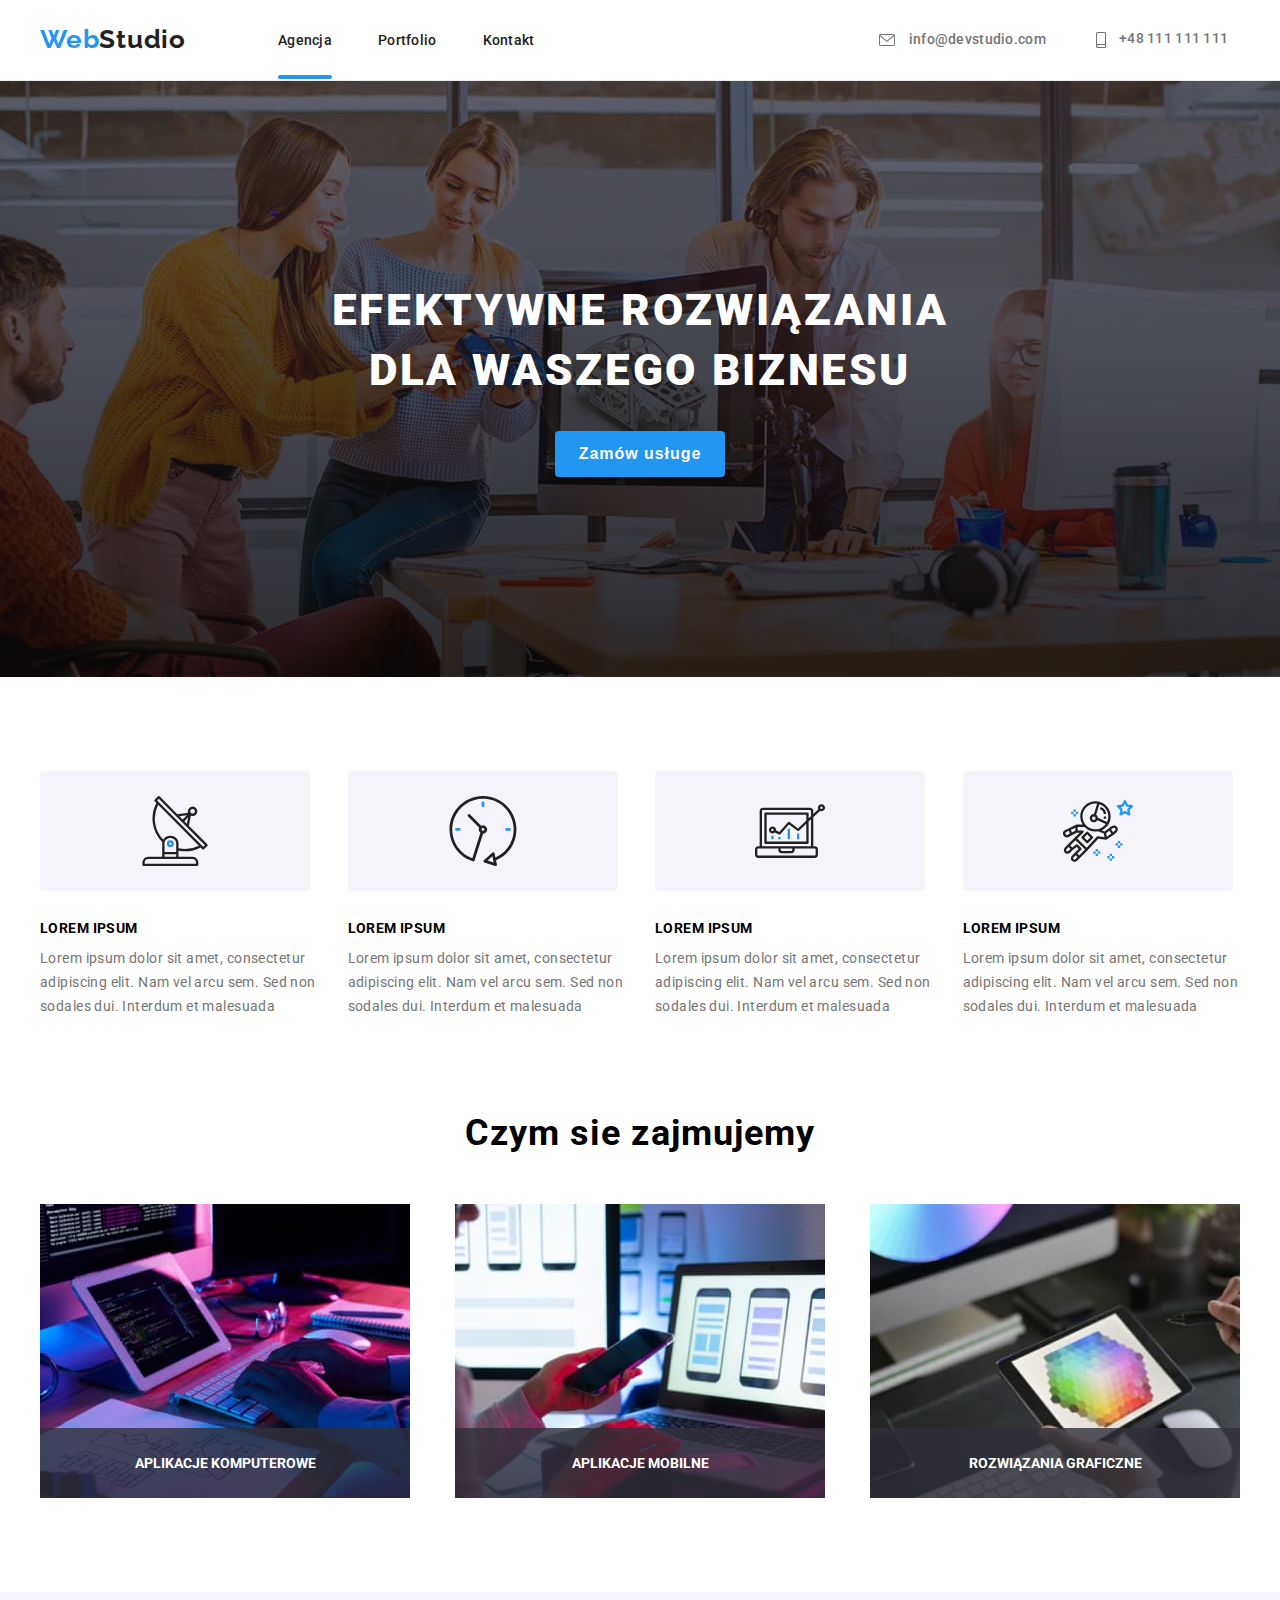
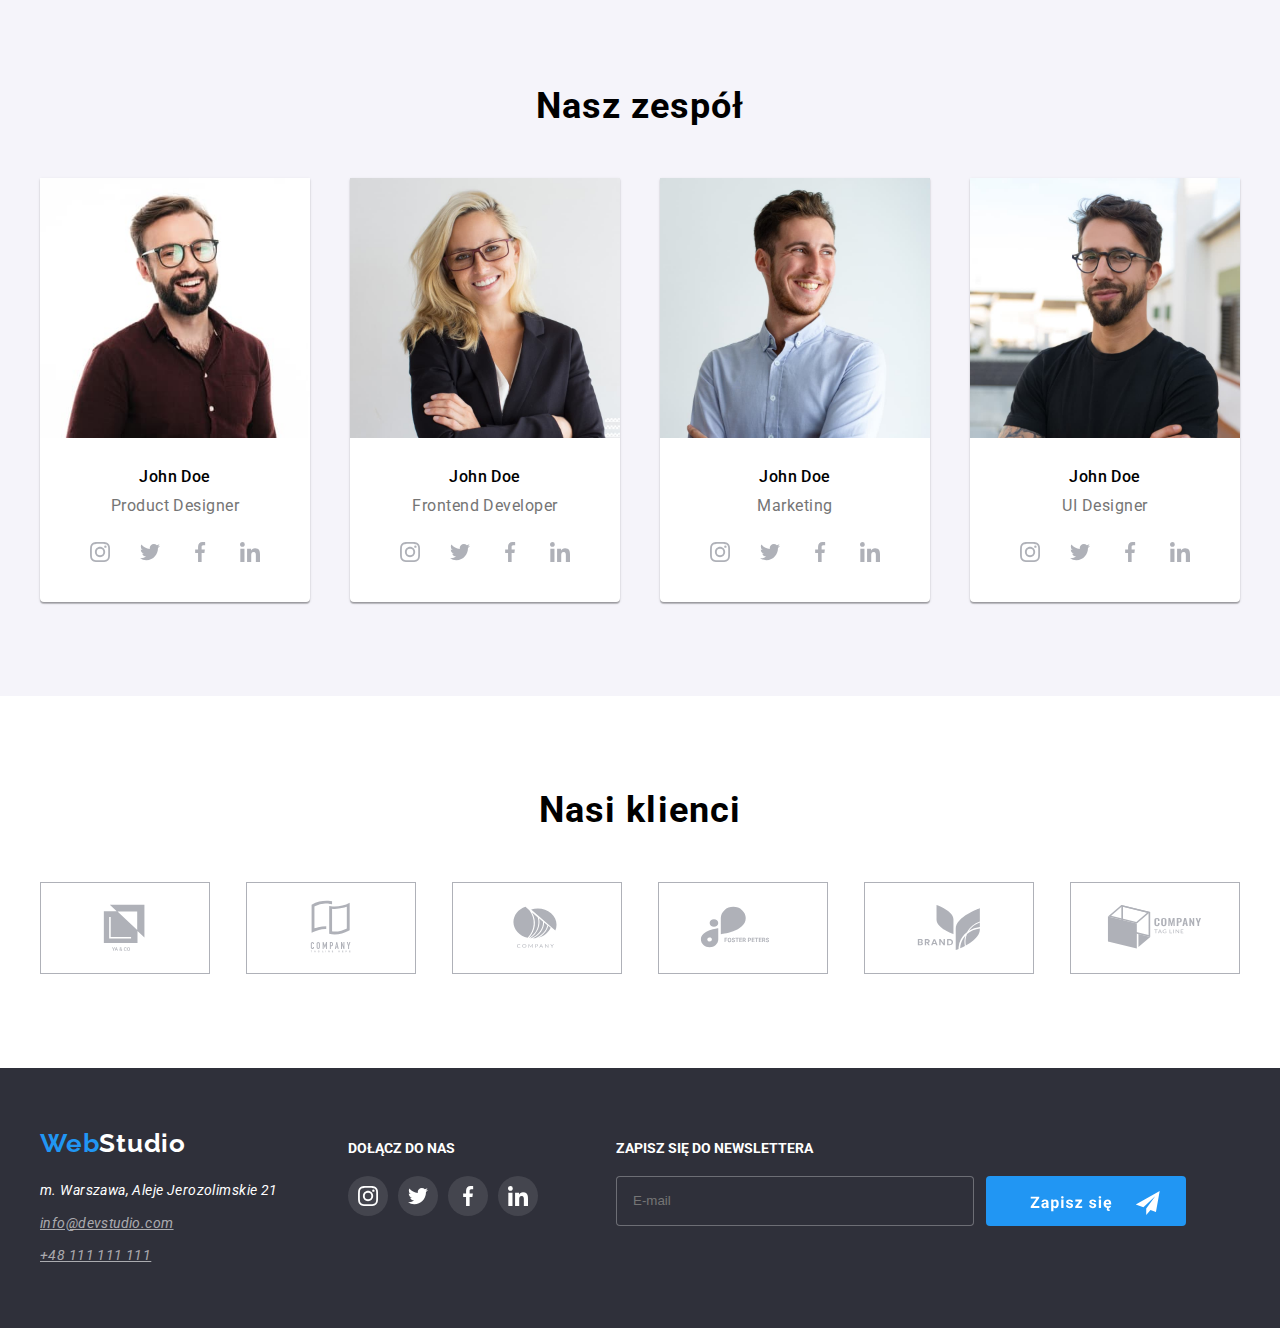
<file: index.html>
<!DOCTYPE html>
<html lang="pl">
  <head>
    <meta charset="UTF-8" />
    <meta http-equiv="X-UA-Compatible" content="IE=edge" />
    <meta name="viewport" content="width=device-width, initial-scale=1.0" />
    <title>STUDIO</title>
    <link rel="preconnect" href="https://fonts.googleapis.com" />
    <link rel="preconnect" href="https://fonts.gstatic.com" crossorigin />
    <link
      href="https://fonts.googleapis.com/css2?family=Raleway:wght@700&family=Roboto:wght@400;500;700;900&display=swap"
      rel="stylesheet"
    />
    <link
      rel="stylesheet"
      href="https://cdnjs.cloudflare.com/ajax/libs/modern-normalize/1.1.0/modern-normalize.min.css"
      integrity="sha512-wpPYUAdjBVSE4KJnH1VR1HeZfpl1ub8YT/NKx4PuQ5NmX2tKuGu6U/JRp5y+Y8XG2tV+wKQpNHVUX03MfMFn9Q=="
      crossorigin="anonymous"
      referrerpolicy="no-referrer"
    />
    <link rel="stylesheet" href="./css/main.min.css" />
  </head>

  <body>
    <header class="header">
      <div class="container">
        <div class="header__box">
          <a class="logo" href="./index.html">
            <span class="logo__blue">Web</span>
            <span class="logo__dark">Studio</span>
          </a>
          <nav class="header__nav nav">
            <ul class="nav__list">
              <li class="nav__item">
                <div class="nav__underline">
                  <a class="nav__link" href="./index.html">Agencja</a>
                </div>
              </li>
              <li class="nav__item">
                <div>
                  <a class="nav__link" href="portfolio.html">Portfolio</a>
                </div>
              </li>
              <li class="nav__item">
                <div><a class="nav__link" href="#">Kontakt</a></div>
              </li>
            </ul>
          </nav>
          <a class="header__mail" href="mailto:info@devstudio.com">
            <svg class="header__envelope" width="16" height="12">
              <use href="./images/icons.svg#icon-envelope"></use>
            </svg>
            info@devstudio.com
          </a>
          <a class="header__tel" href="tel:+48111111111">
            <svg class="header__telephone" width="10" height="16">
              <use href="./images/icons.svg#icon-smartphone"></use>
            </svg>
            +48 111 111 111
          </a>
        </div>
      </div>
    </header>
    <main>
      <section class="hero">
        <div class="hero__slogan">
          <div class="container">
            <div class="hero__flex-slogan">
              <h1 class="slogan">EFEKTYWNE ROZWIĄZANIA DLA WASZEGO BIZNESU</h1>
              <button
                data-modal-open
                class="button button--order-service"
                type="button"
              >
                Zamów usługe
              </button>
            </div>
          </div>
        </div>
      </section>

      <!--Nasze atuty-->
      <section class="section attitude">
        <div class="container">
          <ul class="attitude__box">
            <li>
              <div class="attitude__image">
                <svg width="70" height="70">
                  <use href="./images/icons.svg#icon-antenna-1"></use>
                </svg>
              </div>
              <p class="attitude__image--title">LOREM IPSUM</p>
              <p class="attitude__image--content">
                Lorem ipsum dolor sit amet, consectetur adipiscing elit. Nam vel
                arcu sem. Sed non sodales dui. Interdum et malesuada
              </p>
            </li>
            <li>
              <div class="attitude__image">
                <svg width="70" height="70">
                  <use href="./images/icons.svg#icon-clock-1"></use>
                </svg>
              </div>
              <p class="attitude__image--title">LOREM IPSUM</p>
              <p class="attitude__image--content">
                Lorem ipsum dolor sit amet, consectetur adipiscing elit. Nam vel
                arcu sem. Sed non sodales dui. Interdum et malesuada
              </p>
            </li>
            <li>
              <div class="attitude__image">
                <svg width="70" height="70">
                  <use href="./images/icons.svg#icon-diagram-1"></use>
                </svg>
              </div>
              <p class="attitude__image--title">LOREM IPSUM</p>
              <p class="attitude__image--content">
                Lorem ipsum dolor sit amet, consectetur adipiscing elit. Nam vel
                arcu sem. Sed non sodales dui. Interdum et malesuada
              </p>
            </li>
            <li>
              <div class="attitude__image">
                <svg width="70" height="70">
                  <use href="./images/icons.svg#icon-astronaut-1"></use>
                </svg>
              </div>
              <p class="attitude__image--title">LOREM IPSUM</p>
              <p class="attitude__image--content">
                Lorem ipsum dolor sit amet, consectetur adipiscing elit. Nam vel
                arcu sem. Sed non sodales dui. Interdum et malesuada
              </p>
            </li>
          </ul>
        </div>
      </section>

      <!--Czym się zajmujemy-->
      <section class="section">
        <div class="container">
          <section class="whatwedo">
            <h2 class="whatwedo__title">Czym sie zajmujemy</h2>
            <ul class="whatwedo__box">
              <li class="whatwedo__item">
                <a href="#"
                  ><img
                    src="images/what_we_do/what_we_do1.jpg"
                    alt="praca na komputerze"
                    width="370"
                    height="294"
                /></a>
                <span class="whatwedo__text">aplikacje komputerowe</span>
              </li>
              <li class="whatwedo__item">
                <a href="#"
                  ><img
                    src="images/what_we_do/what_we_do2.jpg"
                    alt="praca na telefonie"
                    width="370"
                    height="294"
                /></a>
                <span class="whatwedo__text">aplikacje mobilne</span>
              </li>
              <li class="whatwedo__item">
                <a href="#"
                  ><img
                    src="images/what_we_do/what_we_do3.jpg"
                    alt="praca w programie graficznym"
                    width="370"
                    height="294"
                /></a>
                <span class="whatwedo__text">rozwiązania graficzne</span>
              </li>
            </ul>
          </section>
        </div>
      </section>
      <!---Nasz zespół-->
      <section class="section team">
        <div class="container">
          <div class="team__box">
            <h2 class="section-title">Nasz zespół</h2>
            <ul class="team__gallery">
              <li class="team__frame">
                <img
                  src="images/our_team/product_designer.jpg"
                  alt="Portret specialisty produkt designer"
                  width="270"
                  height="260"
                />
                <h4 class="team__name">John Doe</h4>
                <p class="team__function">Product Designer</p>
                <ul class="social">
                  <li class="elipse" href="#" target="_blank">
                    <svg class="social-icon" width="20px" height="20px">
                      <use href="./images/icons.svg#icon-instagram-2"></use>
                    </svg>
                  </li>
                  <li class="elipse" href="#" target="_blank">
                    <svg class="social-icon" width="20" height="20px">
                      <use href="./images/icons.svg#icon-twitter-1"></use>
                    </svg>
                  </li>
                  <li class="elipse" href="#" target="_blank">
                    <svg class="social-icon" width="20" height="20px">
                      <use href="./images/icons.svg#icon-facebook-1-1"></use>
                    </svg>
                  </li>
                  <li class="elipse" href="#" target="_blank">
                    <svg class="social-icon" width="20" height="20px">
                      <use href="./images/icons.svg#icon-linkedin-1"></use>
                    </svg>
                  </li>
                </ul>
              </li>
              <li class="team__frame">
                <img
                  src="images/our_team/frontend_developer.jpg"
                  alt="Portret specialisty FrontendDeveloper"
                  width="270"
                  height="260"
                />
                <h4 class="team__name">John Doe</h4>
                <p class="team__function">Frontend Developer</p>
                <ul class="social">
                  <li class="elipse" href="#" target="_blank">
                    <svg class="social-icon" width="20px" height="20px">
                      <use href="./images/icons.svg#icon-instagram-2"></use>
                    </svg>
                  </li>
                  <li class="elipse" href="#" target="_blank">
                    <svg class="social-icon" width="20" height="20px">
                      <use href="./images/icons.svg#icon-twitter-1"></use>
                    </svg>
                  </li>
                  <li class="elipse" href="#" target="_blank">
                    <svg class="social-icon" width="20" height="20px">
                      <use href="./images/icons.svg#icon-facebook-1-1"></use>
                    </svg>
                  </li>
                  <li class="elipse" href="#" target="_blank">
                    <svg class="social-icon" width="20" height="20px">
                      <use href="./images/icons.svg#icon-linkedin-1"></use>
                    </svg>
                  </li>
                </ul>
              </li>
              <li class="team__frame">
                <img
                  src="images/our_team/marketing.jpg"
                  alt="Portret specialisty Menager"
                  width="270"
                  height="260"
                />
                <h4 class="team__name">John Doe</h4>
                <p class="team__function">Marketing</p>
                <ul class="social">
                  <li class="elipse" href="#" target="_blank">
                    <svg class="social-icon" width="20px" height="20px">
                      <use href="./images/icons.svg#icon-instagram-2"></use>
                    </svg>
                  </li>
                  <li class="elipse" href="#" target="_blank">
                    <svg class="social-icon" width="20" height="20px">
                      <use href="./images/icons.svg#icon-twitter-1"></use>
                    </svg>
                  </li>
                  <li class="elipse" href="#" target="_blank">
                    <svg class="social-icon" width="20" height="20px">
                      <use href="./images/icons.svg#icon-facebook-1-1"></use>
                    </svg>
                  </li>
                  <li class="elipse" href="#" target="_blank">
                    <svg class="social-icon" width="20" height="20px">
                      <use href="./images/icons.svg#icon-linkedin-1"></use>
                    </svg>
                  </li>
                </ul>
              </li>
              <li class="team__frame">
                <img
                  src="images/our_team/ui_designer.jpg"
                  alt="Portret specialisty UI Designer"
                  width="270"
                  height="260"
                />
                <h4 class="team__name">John Doe</h4>
                <p class="team__function">UI Designer</p>
                <ul class="social">
                  <li class="elipse" href="#" target="_blank">
                    <svg class="social-icon" width="20px" height="20px">
                      <use href="./images/icons.svg#icon-instagram-2"></use>
                    </svg>
                  </li>
                  <li class="elipse" href="#" target="_blank">
                    <svg class="social-icon" width="20" height="20px">
                      <use href="./images/icons.svg#icon-twitter-1"></use>
                    </svg>
                  </li>
                  <li class="elipse" href="#" target="_blank">
                    <svg class="social-icon" width="20" height="20px">
                      <use href="./images/icons.svg#icon-facebook-1-1"></use>
                    </svg>
                  </li>
                  <li class="elipse" href="#" target="_blank">
                    <svg class="social-icon" width="20" height="20px">
                      <use href="./images/icons.svg#icon-linkedin-1"></use>
                    </svg>
                  </li>
                </ul>
              </li>
            </ul>
          </div>
        </div>
      </section>
      <!--Nasi Klienci-->
      <section class="section">
        <div class="container custommers">
          <h2 class="section-title">Nasi klienci</h2>
          <ul class="custommers__gallery">
            <li class="custommers__box">
              <svg width="106px" height="60.4px" class="custommers__box-logo">
                <use href="./images/icons.svg#icon-Logo"></use>
              </svg>
            </li>
            <li class="custommers__box">
              <svg width="106px" height="60.4px" class="custommers__box-logo">
                <use href="./images/icons.svg#icon-Logo-1"></use>
              </svg>
            </li>
            <li class="custommers__box">
              <svg width="106px" height="60px" class="custommers__box-logo">
                <use href="./images/icons.svg#icon-Logo-2"></use>
              </svg>
            </li>
            <li class="custommers__box">
              <svg width="106px" height="60px" class="custommers__box-logo">
                <use href="./images/icons.svg#icon-Logo-3"></use>
              </svg>
            </li>
            <li class="custommers__box">
              <svg width="106px" height="60px" class="custommers__box-logo">
                <use href="./images/icons.svg#icon-Logo-4"></use>
              </svg>
            </li>
            <li class="custommers__box">
              <svg width="106px" height="60px" class="custommers__box-logo">
                <use href="./images/icons.svg#icon-Logo-5"></use>
              </svg>
            </li>
          </ul>
        </div>
      </section>

      <!-- Tu Jesr Footer-->
    </main>
    <footer class="footer">
      <div class="container footer__container">
        <div class="footer__box">
          <a class="logo footer__logo" href="./index.htmll"
            ><span class="logo__blue">Web</span
            ><span class="logo__bright">Studio</span></a
          >

          <address class="footer__box-contact">
            <span class="footer__box-contact--address">
              m. Warszawa, Aleje Jerozolimskie 21</span
            >
            <a
              class="footer__box-contact--mail"
              href="mailto:info@devstudio.com"
              >info@devstudio.com</a
            >
            <a class="footer__box-contact--tel" href="tel:+48111111111"
              >+48 111 111 111</a
            >
          </address>
        </div>

        <div class="join-us">
          <p class="join-us__slogan">DOŁĄCZ DO NAS</p>
          <ul class="join-us__social">
            <li class="elipse--footer" href="#" target="_blank">
              <svg class="social-icon" width="20px" height="20px">
                <use href="./images/icons.svg#icon-instagram-2"></use>
              </svg>
            </li>
            <li class="elipse--footer" href="#" target="_blank">
              <svg class="social-icon" width="20" height="20px">
                <use href="./images/icons.svg#icon-twitter-1"></use>
              </svg>
            </li>
            <li class="elipse--footer" href="#" target="_blank">
              <svg class="social-icon" width="20" height="20px">
                <use href="./images/icons.svg#icon-facebook-1-1"></use>
              </svg>
            </li>
            <li class="elipse--footer" href="#" target="_blank">
              <svg class="social-icon" width="20" height="20px">
                <use href="./images/icons.svg#icon-linkedin-1"></use>
              </svg>
            </li>
          </ul>
        </div>
        <div class="newsletter">
          <p class="newsletter__slogan">Zapisz się do newslettera</p>
          <form
            name="newsletter__subscribe"
            class="newsletter__subscribe"
            autocomplete="off"
          >
            <label for="subscribe-email-form ">
              <input
                class="subscribe-email-form"
                type="email"
                name="email"
                placeholder="E-mail"
                id="subscribe-email-form"
                required
              />
            </label>

            <button class="button button-sign-in" type="submit">
              <svg class="sign-in" width="130" height="30">
                <use href="./images/icons.svg#sign-in"></use>
              </svg>
            </button>
          </form>
        </div>
      </div>
    </footer>
    <!-- div dla okno modalnego -->
    <div data-modal class="is-hidden backdrop">
      <div class="modal">
        <form name="order-form" class="order-form" autocomplete="off">
          <h2>Zostaw swoje dane w formularzu poniżej</h2>
          <label for="name-order" class="label-order">
            Imie
            <input
              name="name"
              class="name"
              type="text"
              id="name-order"
              required
            />
            <svg width="18" height="18">
              <use href="./images/icons.svg#form-name"></use>
            </svg>
          </label>

          <label for="phone-number-order" class="label-order">
            Telefon
            <input
              name="phone-number"
              class="phone-number"
              type="tel"
              id="phone-number-order"
              required
            />
            <svg width="18" height="18">
              <use href="./images/icons.svg#form-tel"></use>
            </svg>
          </label>

          <label for="email-order" class="label-order">
            Email
            <input
              name="email-order"
              class="email-order"
              type="email"
              id="email-order"
              required
            />
            <svg width="18" height="18">
              <use href="./images/icons.svg#form-mail"></use>
            </svg>
          </label>

          <label for="comment-order" class="label-order">
            Komentarz
            <textarea
              name="comment-order"
              class="comment-order"
              type="text"
              id="comment-order"
              value=""
              placeholder="Wprowadź tekst"
            ></textarea>
          </label>
          <label class="label-check">
            <input
              class="hidden-checkbox"
              type="checkbox"
              name="client-terms-accept"
            />
            <div class="custom-checkbox">
              <svg width="14" height="12">
                <use href="./images/icons.svg#form-confirm"></use>
              </svg>
            </div>
            <span
              >Oświadczam iż akceptuję <a href="#">Regulamin</a> i
              <a href="#">Politykę Prywatności</a>.</span
            >
          </label>
          <button type="submit" class="btn-form-send">Wyślij</button>
        </form>
        <button data-modal-close class="modal__btn-close">
          <svg width="11" height="11">
            <use href="./images/icons.svg#icon-Vector"></use>
          </svg>
        </button>
      </div>
    </div>
    <script src="./js/modal.js"></script>
    <!-- skrypt dla okna modalnego -->
  </body>
</html>
</file>
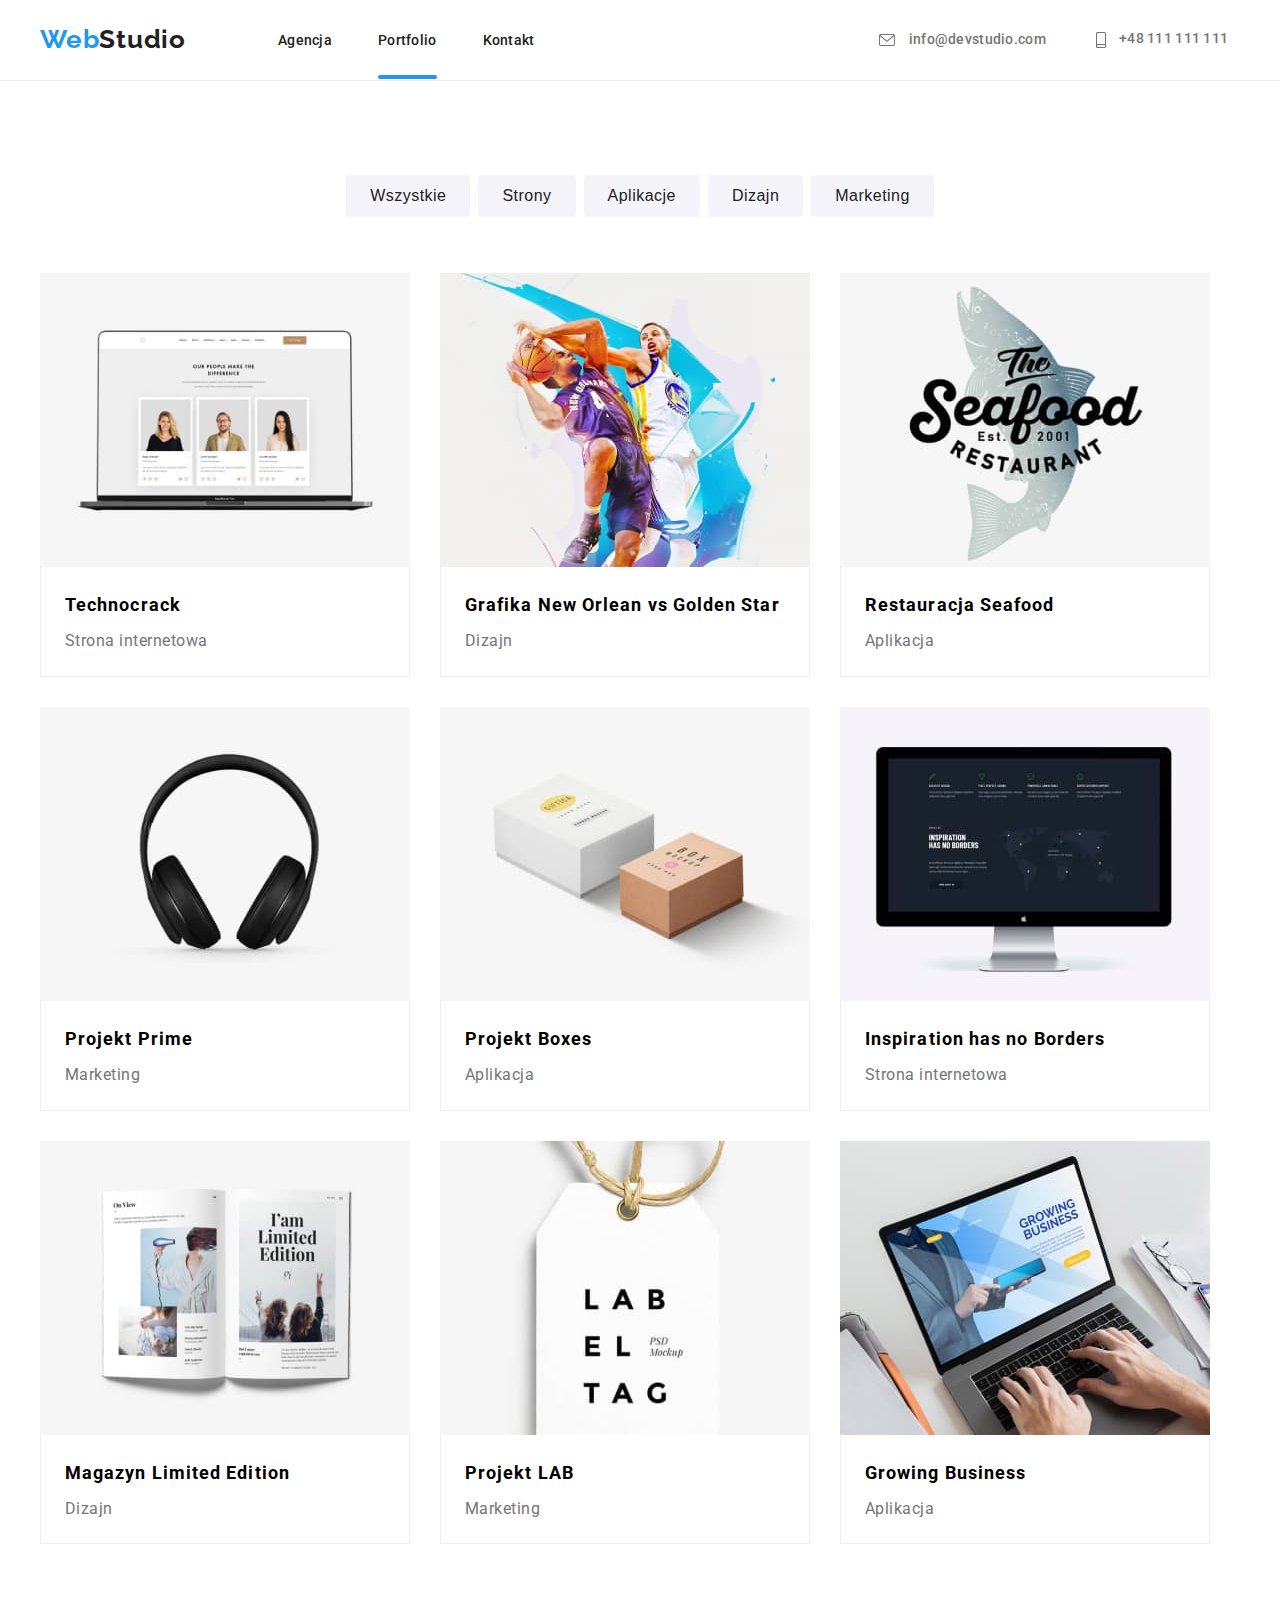
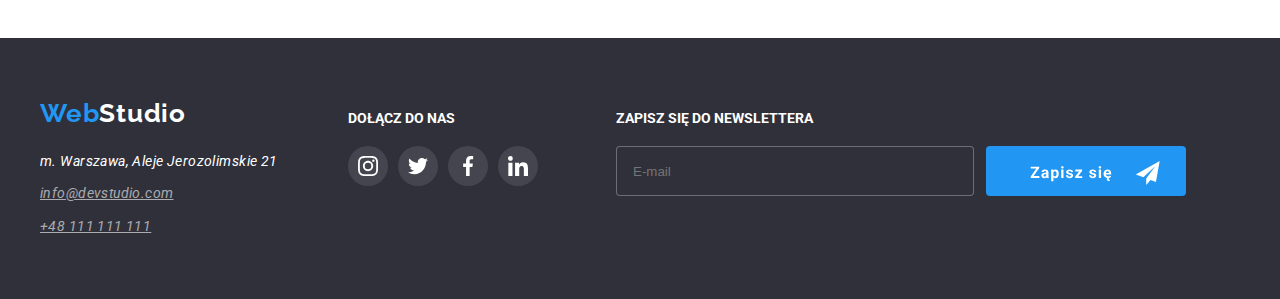
<file: portfolio.html>
<!DOCTYPE html>
<html lang="pl">
  <head>
    <meta charset="UTF-8" />
    <meta http-equiv="X-UA-Compatible" content="IE=edge" />
    <meta name="viewport" content="width=device-width, initial-scale=1.0" />
    <title>portfolio</title>
    <link rel="preconnect" href="https://fonts.googleapis.com" />
    <link rel="preconnect" href="https://fonts.gstatic.com" crossorigin />
    <link
      href="https://fonts.googleapis.com/css2?family=Raleway:wght@700&family=Roboto:wght@400;500;700;900&display=swap"
      rel="stylesheet"
    />
    <link
      rel="stylesheet"
      href="https://cdnjs.cloudflare.com/ajax/libs/modern-normalize/1.1.0/modern-normalize.min.css"
      integrity="sha512-wpPYUAdjBVSE4KJnH1VR1HeZfpl1ub8YT/NKx4PuQ5NmX2tKuGu6U/JRp5y+Y8XG2tV+wKQpNHVUX03MfMFn9Q=="
      crossorigin="anonymous"
      referrerpolicy="no-referrer"
    />
    <link rel="stylesheet" href="./css/main.min.css" />
  </head>
  <body>
    <header class="header">
      <div class="container">
        <div class="header__box">
          <a class="logo" href="./index.html">
            <span class="logo__blue">Web</span>
            <span class="logo__dark">Studio</span>
          </a>
          <nav class="header__nav nav">
            <ul class="nav__list">
              <li class="nav__item">
                <a class="nav__link" href="./index.html">Agencja</a>
              </li>
              <li class="nav__item">
                <div class="nav__underline">
                  <div>
                    <a class="nav__link" href="portfolio.html">Portfolio</a>
                  </div>
                </div>
              </li>
              <li class="nav__item">
                <div><a class="nav__link" href="#">Kontakt</a></div>
              </li>
            </ul>
          </nav>
          <a class="header__mail" href="mailto:info@devstudio.com">
            <svg class="header__envelope" width="16" height="12">
              <use href="./images/icons.svg#icon-envelope"></use>
            </svg>
            info@devstudio.com
          </a>
          <a class="header__tel" href="tel:+48111111111">
            <svg class="header__telephone" width="10" height="16">
              <use href="./images/icons.svg#icon-smartphone"></use>
            </svg>
            +48 111 111 111
          </a>
        </div>
      </div>
    </header>
    <main>
      <!--Tu jest pasek z buttons-->
      <section class="section">
        <div class="container">
          <ul class="buttons">
            <li>
              <button type="button" class="button all-kind">Wszystkie</button>
            </li>
            <li>
              <button type="button" class="button pages">Strony</button>
            </li>
            <li>
              <button type="button" class="button aplications">
                Aplikacje
              </button>
            </li>
            <li>
              <button type="button" class="button design">Dizajn</button>
            </li>
            <li>
              <button type="button" class="button marketing">Marketing</button>
            </li>
          </ul>

          <!--tu jest galeria z projektami-->

          <ul class="gallery">
            <div class="gallery__box">
              <li>
                <div class="overlay">
                  <img
                    src="images/projekt9.jpg"
                    alt="Projekt technocrack Zdjęcie przedstawia komputer"
                    width="370"
                    height="294"
                    href="#"
                  />
                  <p class="overlay__content">
                    Technocrack jest popularną platformą wykorzystywaną do
                    rozpowszechniania koronawirusa. Firmy wykorzystują tę
                    platformę do celów szpiegowskich i ataków na
                    niezabezpieczone serwery konkurencji
                  </p>
                </div>
                <h4 class="gallery__project-title">Technocrack</h4>
                <p class="gallery__project-category">Strona internetowa</p>
              </li>
            </div>
            <div class="gallery__box">
              <li>
                <div class="overlay">
                  <img
                    src="images/project8.jpg"
                    alt="Projekt New Orlean Zdjecie przedstawia koszykarzy"
                    width="370"
                    height="294"
                    href="#"
                  />
                  <p class="overlay__content">
                    Technocrack jest popularną platformą wykorzystywaną do
                    rozpowszechniania koronawirusa. Firmy wykorzystują tę
                    platformę do celów szpiegowskich i ataków na
                    niezabezpieczone serwery konkurencji
                  </p>
                </div>
                <h4 class="gallery__project-title">
                  Grafika New Orlean vs Golden Star
                </h4>
                <p class="gallery__project-category">Dizajn</p>
              </li>
            </div>
            <div class="gallery__box">
              <li>
                <div class="overlay">
                  <img
                    src="images/project7.jpg"
                    alt="Projekt Seafood Zdjęcie przedstawia rybe"
                    width="370"
                    height="294"
                    href="#"
                  />
                  <p class="overlay__content">
                    Technocrack jest popularną platformą wykorzystywaną do
                    rozpowszechniania koronawirusa. Firmy wykorzystują tę
                    platformę do celów szpiegowskich i ataków na
                    niezabezpieczone serwery konkurencji
                  </p>
                </div>
                <h4 class="gallery__project-title">Restauracja Seafood</h4>
                <p class="gallery__project-category">Aplikacja</p>
              </li>
            </div>
            <div class="gallery__box">
              <li>
                <div class="overlay">
                  <img
                    src="images/project6.jpg"
                    alt="Projekt prime Zdjęcie słuchawek"
                    width="370"
                    height="294"
                    href="#"
                  />
                  <p class="overlay__content">
                    Technocrack jest popularną platformą wykorzystywaną do
                    rozpowszechniania koronawirusa. Firmy wykorzystują tę
                    platformę do celów szpiegowskich i ataków na
                    niezabezpieczone serwery konkurencji
                  </p>
                </div>
                <h4 class="gallery__project-title">Projekt Prime</h4>
                <p class="gallery__project-category">Marketing</p>
              </li>
            </div>
            <div class="gallery__box">
              <li>
                <div class="overlay">
                  <img
                    src="images/project5.jpg"
                    alt="Projekt Boxes Zdjęcie pudełek"
                    width="370"
                    height="294"
                    href="#"
                  />
                  <p class="overlay__content">
                    Technocrack jest popularną platformą wykorzystywaną do
                    rozpowszechniania koronawirusa. Firmy wykorzystują tę
                    platformę do celów szpiegowskich i ataków na
                    niezabezpieczone serwery konkurencji
                  </p>
                </div>
                <h4 class="gallery__project-title">Projekt Boxes</h4>
                <p class="gallery__project-category">Aplikacja</p>
              </li>
            </div>
            <div class="gallery__box">
              <li>
                <div class="overlay">
                  <img
                    src="images/project4.jpg"
                    alt="Projekt Inspiration has no Borders Zdjęcie komputera"
                    width="370"
                    height="294"
                    href="#"
                  />
                  <p class="overlay__content">
                    Technocrack jest popularną platformą wykorzystywaną do
                    rozpowszechniania koronawirusa. Firmy wykorzystują tę
                    platformę do celów szpiegowskich i ataków na
                    niezabezpieczone serwery konkurencji
                  </p>
                </div>
                <h4 class="gallery__project-title">
                  Inspiration has no Borders
                </h4>
                <p class="gallery__project-category">Strona internetowa</p>
              </li>
            </div>
            <div class="gallery__box">
              <li>
                <div class="overlay">
                  <img
                    src="images/project3.jpg"
                    alt="Projekt Magazyn Limited Edition Zdjęcie gazety"
                    width="370"
                    height="294"
                    href="#"
                  />
                  <p class="overlay__content">
                    Technocrack jest popularną platformą wykorzystywaną do
                    rozpowszechniania koronawirusa. Firmy wykorzystują tę
                    platformę do celów szpiegowskich i ataków na
                    niezabezpieczone serwery konkurencji
                  </p>
                </div>
                <h4 class="gallery__project-title">Magazyn Limited Edition</h4>
                <p class="gallery__project-category">Dizajn</p>
              </li>
            </div>
            <div class="gallery__box">
              <li>
                <div class="overlay">
                  <img
                    src="images/project2.jpg"
                    alt="Projekt LAB Zdjęcie metki od ubrań"
                    width="370"
                    height="294"
                    href="#"
                  />
                  <p class="overlay__content">
                    Technocrack jest popularną platformą wykorzystywaną do
                    rozpowszechniania koronawirusa. Firmy wykorzystują tę
                    platformę do celów szpiegowskich i ataków na
                    niezabezpieczone serwery konkurencji
                  </p>
                </div>
                <h4 class="gallery__project-title">Projekt LAB</h4>
                <p class="gallery__project-category">Marketing</p>
              </li>
            </div>
            <div class="gallery__box">
              <li>
                <div class="overlay">
                  <img
                    src="images/project1.jpg"
                    alt="Projekt Growing Business Zdjęcie laptopa"
                    width="370"
                    height="294"
                    href="#"
                  />
                  <p class="overlay__content">
                    Technocrack jest popularną platformą wykorzystywaną do
                    rozpowszechniania koronawirusa. Firmy wykorzystują tę
                    platformę do celów szpiegowskich i ataków na
                    niezabezpieczone serwery konkurencji
                  </p>
                </div>
                <h4 class="gallery__project-title">Growing Business</h4>
                <p class="gallery__project-category">Aplikacja</p>
              </li>
            </div>
          </ul>
        </div>
      </section>
    </main>
    <footer class="footer">
      <div class="container footer__container">
        <div class="footer__box">
          <a class="logo footer__logo" href="./index.htmll"
            ><span class="logo__blue">Web</span
            ><span class="logo__bright">Studio</span></a
          >

          <address class="footer__box-contact">
            <span class="footer__box-contact--address">
              m. Warszawa, Aleje Jerozolimskie 21</span
            >
            <a
              class="footer__box-contact--mail"
              href="mailto:info@devstudio.com"
              >info@devstudio.com</a
            >
            <a class="footer__box-contact--tel" href="tel:+48111111111"
              >+48 111 111 111</a
            >
          </address>
        </div>

        <div class="join-us">
          <p class="join-us__slogan">DOŁĄCZ DO NAS</p>
          <ul class="join-us__social">
            <li class="elipse--footer" href="#" target="_blank">
              <svg class="social-icon" width="20px" height="20px">
                <use href="./images/icons.svg#icon-instagram-2"></use>
              </svg>
            </li>
            <li class="elipse--footer" href="#" target="_blank">
              <svg class="social-icon" width="20" height="20px">
                <use href="./images/icons.svg#icon-twitter-1"></use>
              </svg>
            </li>
            <li class="elipse--footer" href="#" target="_blank">
              <svg class="social-icon" width="20" height="20px">
                <use href="./images/icons.svg#icon-facebook-1-1"></use>
              </svg>
            </li>
            <li class="elipse--footer" href="#" target="_blank">
              <svg class="social-icon" width="20" height="20px">
                <use href="./images/icons.svg#icon-linkedin-1"></use>
              </svg>
            </li>
          </ul>
        </div>
        <div class="newsletter">
          <p class="newsletter__slogan">Zapisz się do newslettera</p>
          <form
            name="newsletter__subscribe"
            class="newsletter__subscribe"
            autocomplete="off"
          >
            <label for="subscribe-email-form ">
              <input
                class="subscribe-email-form"
                type="email"
                name="email"
                placeholder="E-mail"
                id="subscribe-email-form"
                required
              />
            </label>

            <button class="button button-sign-in" type="submit">
              <svg class="sign-in" width="130" height="30">
                <use href="./images/icons.svg#sign-in"></use>
              </svg>
            </button>
          </form>
        </div>
      </div>
    </footer>
  </body>
</html>
</file>
<file: css/main.min.css>
*{margin:0;-webkit-box-sizing:border-box;box-sizing:border-box}body{font-family:"Roboto",sans-serif;font-weight:400;font-size:16px}.container{max-width:1200px;margin:0 auto;width:100%}ul{list-style-type:none;padding-left:0}.section{padding-bottom:94px;padding-top:94px}img{display:block}.section-title{font-weight:700;font-size:36px;line-height:1.16;text-align:center;letter-spacing:.03em}.logo{font-family:"Raleway",sans-serif;font-weight:700;font-size:26px;line-height:1.2;letter-spacing:.03em;text-decoration:none;max-width:145px;display:-webkit-box;display:-ms-flexbox;display:flex;-webkit-box-orient:horizontal;-webkit-box-direction:normal;-ms-flex-direction:row;flex-direction:row;margin-right:93px}.logo__blue{color:#2196f3}.logo__dark{color:#212121}.logo__bright{color:#fff}.header{border-bottom:1px solid #ececec}.header__box{background-color:#fff;display:-webkit-box;display:-ms-flexbox;display:flex;-webkit-box-orient:horizontal;-webkit-box-direction:normal;-ms-flex-direction:row;flex-direction:row;-webkit-box-pack:start;-ms-flex-pack:start;justify-content:flex-start;-webkit-box-align:center;-ms-flex-align:center;align-items:center;padding-top:24px;padding-bottom:25px;vertical-align:middle}.header__mail,.header__tel{font-weight:500;font-size:14px;line-height:1.1;letter-spacing:.02em;text-decoration:none;color:#757575;fill:#757575;-webkit-transition-duration:250ms;transition-duration:250ms;-webkit-transition-timing-function:cubic-bezier(0.4, 0, 0.2, 1);transition-timing-function:cubic-bezier(0.4, 0, 0.2, 1)}.header__mail{padding-right:50px}.header__tel{vertical-align:middle}.header__mail:hover,.header__tel:hover,.header__mail:focus,.header__tel:focus{color:#2196f3;fill:#2196f3}.header__envelope,.header__telephone{margin-right:10px;vertical-align:middle}.nav__list{display:-webkit-box;display:-ms-flexbox;display:flex;-webkit-box-orient:horizontal;-webkit-box-direction:normal;-ms-flex-direction:row;flex-direction:row;-webkit-box-pack:start;-ms-flex-pack:start;justify-content:flex-start;-webkit-box-align:center;-ms-flex-align:center;align-items:center;gap:46px;padding-left:0;padding-right:345px}.nav__underline{position:relative}.nav__underline:after{content:"";position:absolute;height:4px;top:45px;left:0;right:0;background-color:#2196f3;border-radius:2px}.nav .nav__link{font-weight:500;font-size:14px;line-height:1.1;letter-spacing:.02em;text-decoration:none;color:#212121;vertical-align:middle;-webkit-transition-duration:250ms;transition-duration:250ms;-webkit-transition-timing-function:cubic-bezier(0.4, 0, 0.2, 1);transition-timing-function:cubic-bezier(0.4, 0, 0.2, 1)}.nav__link:hover,.nav__link:focus{color:#2196f3}.hero{background:#2f303a}.hero__slogan{background:#2f303a;background:-webkit-gradient(linear, left top, left bottom, from(rgba(47, 48, 58, 0.4)), to(rgba(10, 10, 10, 0.73))),url(../images/background-slogan.jpg);background:linear-gradient(to bottom, rgba(47, 48, 58, 0.4), rgba(10, 10, 10, 0.73)),url(../images/background-slogan.jpg);background-repeat:no-repeat;max-width:1600px;background-position:center;margin:0 auto}.hero__flex-slogan{display:-webkit-box;display:-ms-flexbox;display:flex;-webkit-box-orient:vertical;-webkit-box-direction:normal;-ms-flex-direction:column;flex-direction:column;-webkit-box-pack:center;-ms-flex-pack:center;justify-content:center;-webkit-box-align:center;-ms-flex-align:center;align-items:center;gap:30px;padding-top:200px;padding-bottom:200px}.slogan{font-weight:900;font-size:44px;line-height:1.36;text-align:center;letter-spacing:.06em;text-transform:uppercase;color:#fff;max-width:696px;max-height:120px}.button{background-color:#f5f4fa;color:#212121;border-radius:4px;border-color:rgba(0,0,0,0);font-weight:500;font-size:16px;line-height:1.62;text-align:center;letter-spacing:.03em;padding:6px 22px;cursor:pointer;-webkit-box-shadow:none;box-shadow:none;-webkit-transition-duration:250ms;transition-duration:250ms;-webkit-transition-timing-function:cubic-bezier(0.4, 0, 0.2, 1);transition-timing-function:cubic-bezier(0.4, 0, 0.2, 1)}.button--order-service{background-color:#2196f3;-webkit-box-shadow:0px 4px 4px rgba(0,0,0,.15);box-shadow:0px 4px 4px rgba(0,0,0,.15);font-weight:700;line-height:1.875;letter-spacing:.06em;color:#fff;max-width:200px;max-height:50px}.button:hover,.button:focus{background-color:#2196f3;color:#fff;-webkit-box-shadow:0px 3px 1px rgba(0,0,0,.1),0px 1px 2px rgba(0,0,0,.08),0px 2px 2px rgba(0,0,0,.12);box-shadow:0px 3px 1px rgba(0,0,0,.1),0px 1px 2px rgba(0,0,0,.08),0px 2px 2px rgba(0,0,0,.12)}.attitude{padding-bottom:0px}.attitude__box{display:-webkit-box;display:-ms-flexbox;display:flex;-webkit-box-orient:horizontal;-webkit-box-direction:normal;-ms-flex-direction:row;flex-direction:row;gap:30px}.attitude__image{width:270px;height:120px;border-radius:4px;background-color:#f5f4fa;display:-webkit-box;display:-ms-flexbox;display:flex;-webkit-box-align:center;-ms-flex-align:center;align-items:center;-webkit-box-pack:center;-ms-flex-pack:center;justify-content:center}.attitude__image--title{font-weight:700;font-size:14px;line-height:1.14;letter-spacing:.03em;text-transform:uppercase;padding-top:30px}.attitude__image--content{font-size:14px;line-height:1.71;letter-spacing:.03em;color:#757575;padding-top:10px}.whatwedo{display:-webkit-box;display:-ms-flexbox;display:flex;-webkit-box-orient:vertical;-webkit-box-direction:normal;-ms-flex-direction:column;flex-direction:column;gap:50px;padding-top:0}.whatwedo__title{font-weight:700;font-size:36px;line-height:1.16;text-align:center;letter-spacing:.03em}.whatwedo__box{display:-webkit-box;display:-ms-flexbox;display:flex;-webkit-box-orient:horizontal;-webkit-box-direction:normal;-ms-flex-direction:row;flex-direction:row;-webkit-box-pack:justify;-ms-flex-pack:justify;justify-content:space-between;gap:30px}.whatwedo__item{position:relative}.whatwedo__text{text-transform:uppercase;font-weight:700;font-size:14px;display:-webkit-box;display:-ms-flexbox;display:flex;-webkit-box-pack:center;-ms-flex-pack:center;justify-content:center;-webkit-box-align:center;-ms-flex-align:center;align-items:center;position:absolute;left:0;right:0;bottom:0;height:70px;background-color:rgba(47,48,58,.8);color:#fff;cursor:default}.team{background-color:#f5f4fa}.team__box{display:-webkit-box;display:-ms-flexbox;display:flex;-webkit-box-orient:vertical;-webkit-box-direction:normal;-ms-flex-direction:column;flex-direction:column;gap:50px}.team__gallery{display:-webkit-box;display:-ms-flexbox;display:flex;-webkit-box-orient:horizontal;-webkit-box-direction:normal;-ms-flex-direction:row;flex-direction:row;-webkit-box-pack:justify;-ms-flex-pack:justify;justify-content:space-between;gap:30px}.team__frame{background-color:#fff;-webkit-box-shadow:0px 1px 3px rgba(0,0,0,.12),0px 1px 1px rgba(0,0,0,.14),0px 2px 1px rgba(0,0,0,.2);box-shadow:0px 1px 3px rgba(0,0,0,.12),0px 1px 1px rgba(0,0,0,.14),0px 2px 1px rgba(0,0,0,.2);border-radius:0px 0px 4px 4px}.team__name{font-weight:500;font-size:16px;line-height:1.18;text-align:center;letter-spacing:.03em;padding-top:30px;padding-bottom:10px}.team__function{font-size:16px;line-height:1.18;text-align:center;letter-spacing:.03em;color:#757575}.team .social{display:-webkit-box;display:-ms-flexbox;display:flex;-webkit-box-orient:horizontal;-webkit-box-direction:normal;-ms-flex-direction:row;flex-direction:row;gap:10px;-webkit-box-align:center;-ms-flex-align:center;align-items:center;-webkit-box-pack:center;-ms-flex-pack:center;justify-content:center;padding-top:16px;padding-bottom:30px}.elipse{border-radius:50%;width:40px;height:40px;display:-webkit-box;display:-ms-flexbox;display:flex;-webkit-box-align:center;-ms-flex-align:center;align-items:center;-webkit-box-pack:center;-ms-flex-pack:center;justify-content:center;background-color:#fff;fill:#afb1b8;cursor:pointer;-webkit-transition-duration:250ms;transition-duration:250ms;-webkit-transition-timing-function:cubic-bezier(0.4, 0, 0.2, 1);transition-timing-function:cubic-bezier(0.4, 0, 0.2, 1)}.elipse--footer{border-radius:50%;width:40px;height:40px;display:-webkit-box;display:-ms-flexbox;display:flex;-webkit-box-align:center;-ms-flex-align:center;align-items:center;-webkit-box-pack:center;-ms-flex-pack:center;justify-content:center;background-color:rgba(255,255,255,.1);fill:#fff;cursor:pointer;-webkit-transition-duration:250ms;transition-duration:250ms;-webkit-transition-timing-function:cubic-bezier(0.4, 0, 0.2, 1);transition-timing-function:cubic-bezier(0.4, 0, 0.2, 1)}.elipse:hover,.elipse:focus,.elipse--footer:hover,.elipse--footer:focus{background-color:#2196f3;fill:#fff}.custommers{display:-webkit-box;display:-ms-flexbox;display:flex;-webkit-box-orient:vertical;-webkit-box-direction:normal;-ms-flex-direction:column;flex-direction:column;gap:50px}.custommers__gallery{display:-webkit-box;display:-ms-flexbox;display:flex;-webkit-box-orient:horizontal;-webkit-box-direction:normal;-ms-flex-direction:row;flex-direction:row;-ms-flex-wrap:wrap;flex-wrap:wrap;-webkit-box-pack:justify;-ms-flex-pack:justify;justify-content:space-between}.custommers__box{width:170px;height:92px;fill:#afb1b8;border:1px solid #afb1b8;display:-webkit-box;display:-ms-flexbox;display:flex;-webkit-box-align:center;-ms-flex-align:center;align-items:center;-webkit-box-pack:center;-ms-flex-pack:center;justify-content:center;-webkit-transition-duration:250ms;transition-duration:250ms;-webkit-transition-timing-function:cubic-bezier(0.4, 0, 0.2, 1);transition-timing-function:cubic-bezier(0.4, 0, 0.2, 1)}.custommers__box:hover{border:1px solid #2196f3;fill:#2196f3;cursor:pointer}.buttons{display:-webkit-box;display:-ms-flexbox;display:flex;-webkit-box-orient:horizontal;-webkit-box-direction:normal;-ms-flex-direction:row;flex-direction:row;-webkit-box-pack:center;-ms-flex-pack:center;justify-content:center;gap:8px}.gallery{padding-top:56px;display:-webkit-box;display:-ms-flexbox;display:flex;-webkit-box-orient:horizontal;-webkit-box-direction:normal;-ms-flex-direction:row;flex-direction:row;-ms-flex-wrap:wrap;flex-wrap:wrap;-webkit-box-pack:start;-ms-flex-pack:start;justify-content:flex-start;gap:30px}.gallery__box{border-bottom:1px solid #eee;-webkit-box-shadow:none;box-shadow:none;-webkit-transition-duration:250ms;transition-duration:250ms;-webkit-transition-timing-function:cubic-bezier(0.4, 0, 0.2, 1);transition-timing-function:cubic-bezier(0.4, 0, 0.2, 1)}.gallery__project-title{font-size:18px;line-height:2;letter-spacing:.06em;padding:20px 24px 4px 24px;border-left:1px solid #eee;border-right:1px solid #eee}.gallery__project-category{font-size:16px;line-height:1.8;letter-spacing:.03em;color:#757575;padding:0 24px 20px 24px;border-left:1px solid #eee;border-right:1px solid #eee}.gallery__box:hover,.gallery__box:focus{-webkit-box-shadow:1px 4px 6px rgba(0,0,0,.16),0px 4px 4px rgba(0,0,0,.06),0px 1px 1px rgba(0,0,0,.12);box-shadow:1px 4px 6px rgba(0,0,0,.16),0px 4px 4px rgba(0,0,0,.06),0px 1px 1px rgba(0,0,0,.12);cursor:pointer}.overlay{position:relative;overflow:hidden}.overlay__content{position:absolute;top:0;left:0;width:100%;height:100%;background-color:rgba(33,150,243,.9);-webkit-transform:translatey(102%);transform:translatey(102%);-webkit-transition:-webkit-transform 250ms ease;transition:-webkit-transform 250ms ease;transition:transform 250ms ease;transition:transform 250ms ease, -webkit-transform 250ms ease;color:#fff;font-size:18px;line-height:1.33;text-align:Left;vertical-align:Top;letter-spacing:0,3em;padding:49px 45px 49px 24px;-webkit-transition-duration:250ms;transition-duration:250ms;-webkit-transition-timing-function:cubic-bezier(0.4, 0, 0.2, 1);transition-timing-function:cubic-bezier(0.4, 0, 0.2, 1)}.overlay:hover .overlay__content{-webkit-transform:translatey(0);transform:translatey(0)}.footer{background-color:#2f303a}.footer__container{display:-webkit-box;display:-ms-flexbox;display:flex;-webkit-box-orient:horizontal;-webkit-box-direction:normal;-ms-flex-direction:row;flex-direction:row;-webkit-box-pack:start;-ms-flex-pack:start;justify-content:flex-start}.footer__box{display:-webkit-box;display:-ms-flexbox;display:flex;-webkit-box-orient:vertical;-webkit-box-direction:normal;-ms-flex-direction:column;flex-direction:column;-webkit-box-pack:start;-ms-flex-pack:start;justify-content:flex-start;padding-top:60px;padding-bottom:60px}.footer__logo{padding-bottom:20px}.footer__box-contact{display:-webkit-box;display:-ms-flexbox;display:flex;-webkit-box-orient:vertical;-webkit-box-direction:normal;-ms-flex-direction:column;flex-direction:column;gap:9px;font-size:14px;line-height:1.7;letter-spacing:.03em}.footer__box-contact--address{color:#fff;-webkit-transition-duration:250ms;transition-duration:250ms;-webkit-transition-timing-function:cubic-bezier(0.4, 0, 0.2, 1);transition-timing-function:cubic-bezier(0.4, 0, 0.2, 1)}.footer__box-contact--mail{text-decoration-line:underline;color:rgba(255,255,255,.6);-webkit-transition-duration:250ms;transition-duration:250ms;-webkit-transition-timing-function:cubic-bezier(0.4, 0, 0.2, 1);transition-timing-function:cubic-bezier(0.4, 0, 0.2, 1)}.footer__box-contact--tel{color:rgba(255,255,255,.6);-webkit-transition-duration:250ms;transition-duration:250ms;-webkit-transition-timing-function:cubic-bezier(0.4, 0, 0.2, 1);transition-timing-function:cubic-bezier(0.4, 0, 0.2, 1)}.footer__box-contact--address:hover,.footer__box-contact--address:focus,.footer__box-contact--mail:hover,.footer__box-contact--mail:focus,.footer__box-contact--tel:hover,.footer__box-contact--tel:focus{color:#2196f3}.join-us{display:-webkit-box;display:-ms-flexbox;display:flex;-webkit-box-orient:vertical;-webkit-box-direction:normal;-ms-flex-direction:column;flex-direction:column;gap:20px;padding-left:70px;padding-top:72px}.join-us__slogan{color:#fff;font-weight:700;font-size:14px;text-transform:uppercase}.join-us__social{display:-webkit-box;display:-ms-flexbox;display:flex;-webkit-box-orient:horizontal;-webkit-box-direction:normal;-ms-flex-direction:row;flex-direction:row;gap:10px}.newsletter{display:-webkit-box;display:-ms-flexbox;display:flex;-webkit-box-orient:vertical;-webkit-box-direction:normal;-ms-flex-direction:column;flex-direction:column;gap:20px;padding-left:78px;padding-top:72px}.newsletter__slogan{color:#fff;font-weight:700;font-size:14px;text-transform:uppercase}.newsletter__subscribe{display:-webkit-box;display:-ms-flexbox;display:flex;-webkit-box-orient:horizontal;-webkit-box-direction:normal;-ms-flex-direction:row;flex-direction:row;gap:12px;-webkit-box-align:center;-ms-flex-align:center;align-items:center;-webkit-box-pack:center;-ms-flex-pack:center;justify-content:center}.newsletter__subscribe input{width:358px;height:50px;border-radius:4px;border:1px solid rgba(255,255,255,.3);padding:15px 16px;background-color:#2f303a;color:#fff;line-height:1.07;outline:none}.button-sign-in{fill:#fff;background-color:#2196f3;padding:10px 48px 10px 42px;max-width:200px;max-height:50px;-webkit-box-shadow:rgba(0,0,0,.15);box-shadow:rgba(0,0,0,.15)}.modal{position:absolute;-webkit-transform:translate(-50%, -50%) scale(1);transform:translate(-50%, -50%) scale(1);top:50%;left:50%;width:528px;min-height:581px;background-color:#fff;-webkit-box-shadow:0px 1px 3px rgba(0,0,0,.12),0px 1px 1px rgba(0,0,0,.14),0px 2px 1px rgba(0,0,0,.2);box-shadow:0px 1px 3px rgba(0,0,0,.12),0px 1px 1px rgba(0,0,0,.14),0px 2px 1px rgba(0,0,0,.2);border-radius:4px;opacity:1;-webkit-transition-property:opacity,background-color,-webkit-transform;transition-property:opacity,background-color,-webkit-transform;transition-property:transform,opacity,background-color;transition-property:transform,opacity,background-color,-webkit-transform;-webkit-transition-duration:500ms;transition-duration:500ms;padding:40px}.modal__btn-close{position:absolute;width:30px;height:30px;top:0;right:0;margin:8px;fill:var(--icon-black);background-color:#fff;border:1px solid rgba(0,0,0,.1);width:30px;height:30px;border-radius:50%;cursor:pointer;-webkit-transition-duration:250ms;transition-duration:250ms;-webkit-transition-timing-function:cubic-bezier(0.4, 0, 0.2, 1);transition-timing-function:cubic-bezier(0.4, 0, 0.2, 1)}.modal__btn-close:hover,.modal__btn-close:focus{background-color:#2196f3;fill:#fff}.is-hidden{visibility:hidden;opacity:0;pointer-events:none}.is-hidden .modal{-webkit-transform:translate(-50%, -50%) scale(0);transform:translate(-50%, -50%) scale(0)}.backdrop{position:fixed;left:0;top:0;width:100%;height:100%;background-color:rgba(0,0,0,.2);-webkit-transition:visibility .6s linear,opacity .6s linear;transition:visibility .6s linear,opacity .6s linear}.order-form h2{font-size:20px;font-weight:700;padding-bottom:12px;line-height:1;text-align:center}.label-order{position:relative;display:-webkit-box;display:-ms-flexbox;display:flex;-webkit-box-orient:vertical;-webkit-box-direction:normal;-ms-flex-direction:column;flex-direction:column;-ms-flex-wrap:nowrap;flex-wrap:nowrap;font-size:12px;color:#757575;margin-top:12px;margin-bottom:4px}.label-order input{padding-left:42px;height:40px;border-radius:4px;border:1px solid rgba(33,33,33,.2);font-size:12px;-webkit-transition-property:border-color,fill;transition-property:border-color,fill;-webkit-transition-duration:250ms;transition-duration:250ms;-webkit-transition-timing-function:cubic-bezier(0.4, 0, 0.2, 1);transition-timing-function:cubic-bezier(0.4, 0, 0.2, 1);outline:none}.label-order input:hover,.label-order input:focus,.label-order input:hover+svg,.label-order input:focus+svg{border-color:#2196f3;fill:#2196f3}.label-order svg{position:absolute;left:0;bottom:0;margin-bottom:11px;margin-left:11px;fill:#212121}.label-order textarea{border:1px solid rgba(33,33,33,.2);border-radius:4px;font-size:12px;line-height:1;letter-spacing:.01em;padding:12px 16px;height:7.5rem;outline:none;margin-bottom:10px;-webkit-transition-property:border-color;transition-property:border-color;-webkit-transition-duration:250ms;transition-duration:250ms;-webkit-transition-timing-function:cubic-bezier(0.4, 0, 0.2, 1);transition-timing-function:cubic-bezier(0.4, 0, 0.2, 1)}.label-order textarea:hover,.label-order textarea:focus{border-color:#2196f3}.label-order textarea::-webkit-input-placeholder{color:rgba(117,117,117,.5)}.label-order textarea::-moz-placeholder{color:rgba(117,117,117,.5)}.label-order textarea:-ms-input-placeholder{color:rgba(117,117,117,.5)}.label-order textarea::-ms-input-placeholder{color:rgba(117,117,117,.5)}.label-order textarea::placeholder{color:rgba(117,117,117,.5)}.btn-form-send{display:block;margin:30px auto 0 auto;padding:10px 76px;font-weight:700;color:#fff;line-height:1.6;letter-spacing:.06em;cursor:pointer;background:#2196f3;-webkit-box-shadow:0px 4px 4px rgba(0,0,0,.15);box-shadow:0px 4px 4px rgba(0,0,0,.15);border-radius:4px;border:1px solid #2196f3}.label-check{margin-top:16px;font-size:14px;display:-webkit-box;display:-ms-flexbox;display:flex;-webkit-box-orient:horizontal;-webkit-box-direction:normal;-ms-flex-direction:row;flex-direction:row;-webkit-box-align:center;-ms-flex-align:center;align-items:center;-webkit-box-pack:center;-ms-flex-pack:center;justify-content:center;gap:7px}.label-check span{letter-spacing:.03em;line-height:1.5}.label-check a{color:#2196f3}.hidden-checkbox{position:absolute;opacity:0;cursor:none;height:0;width:0}.hidden-checkbox~.custom-checkbox>svg{opacity:1}.hidden-checkbox~.custom-checkbox{fill:rgba(0,0,0,0);-webkit-transition-property:border-color,background-color;transition-property:border-color,background-color;-webkit-transition-duration:250ms;transition-duration:250ms;-webkit-transition-timing-function:cubic-bezier(0.4, 0, 0.2, 1);transition-timing-function:cubic-bezier(0.4, 0, 0.2, 1)}.hidden-checkbox:checked~.custom-checkbox{background-color:#2196f3;border-color:#2196f3;fill:#fff;-webkit-transition-property:border-color,background-color;transition-property:border-color,background-color;-webkit-transition-duration:250ms;transition-duration:250ms;-webkit-transition-timing-function:cubic-bezier(0.4, 0, 0.2, 1);transition-timing-function:cubic-bezier(0.4, 0, 0.2, 1)}.custom-checkbox{width:16px;height:15px;border:1px solid #212121;border-radius:3px}/*# sourceMappingURL=main.min.css.map */
</file>
